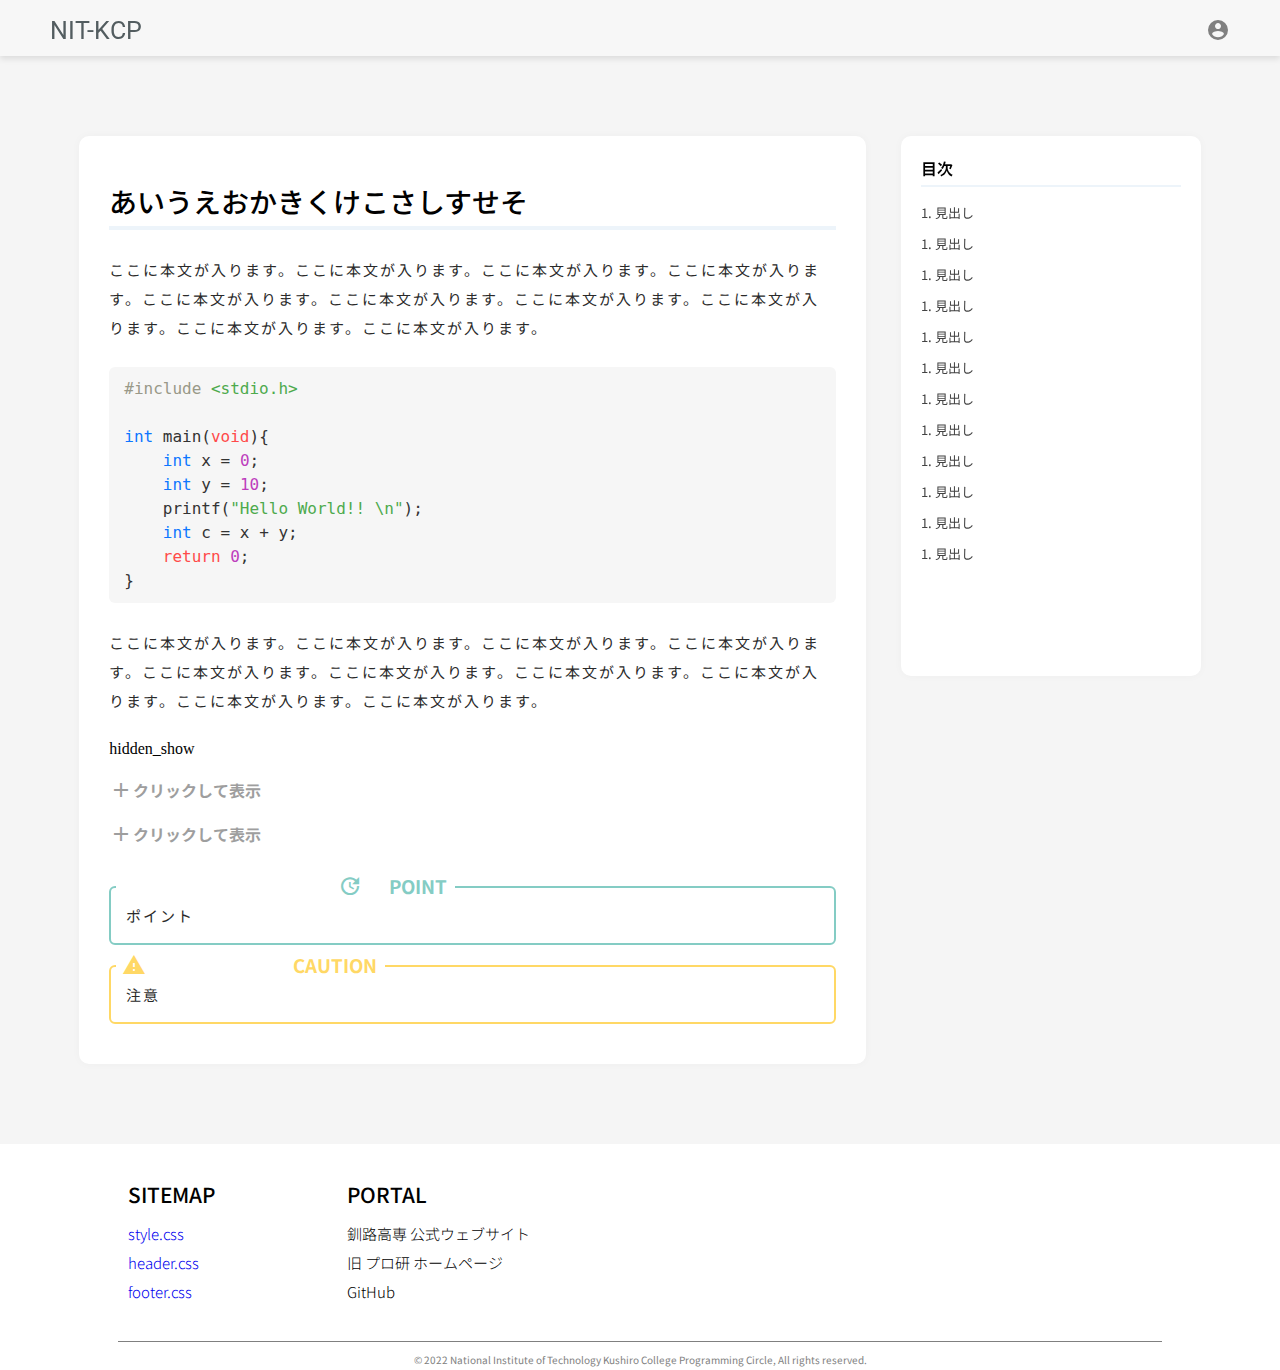
<file: web/clang1.html>
<!DOCTYPE html>
<html lang="ja">
<head>
    <meta charset="UTF-8">
    <meta name="viewport" content="width=device-width, user-scalable=yes, maximum-scale=2">
    <!-- css -->
    <link rel="stylesheet" href="css/header.css">
    <link rel="stylesheet" href="css/footer.css">
    <link rel="stylesheet" href="css/style.css">
	<link rel="stylesheet" href="css/github.css">

    <!-- Google fonts -->
    <link href="https://fonts.googleapis.com/css2?family=Noto+Sans+JP:wght@100;300;400;500;600&display=swap" rel="stylesheet">
    <link href="https://fonts.googleapis.com/css2?family=Roboto:wght@300;400;500;600&display=swap" rel="stylesheet">
    <link href="https://fonts.googleapis.com/css2?family=Montserrat:wght@600;700&display=swap" rel="stylesheet">
    <link href="https://fonts.googleapis.com/icon?family=Material+Icons" rel="stylesheet">

    <!-- Java Script -->
    <script src="js/headerNavi.js"></script>
    <script src="prettify/prettify.js"></script>
    <!-- <script src="prettify/lang-cl.js"></script> -->

    <title>第1回 C言語講習会</title>
</head>
<body onload="PR.prettyPrint()">
    <div id="header_set">
        <header id="header">
            <h1 id="header_logo"><a href="/">NIT-KCP</a></h1>
            <nav id="global_navi">
                <ul>
                    <!-- <li><a href="login_form.php">ログイン</a></li> -->
                    <li><label for="menu" id="open"><i class="material-icons">account_circle</i></label></li>
                </ul>
            </nav>
        </header>
        <!-- account_menuの表示可否のcheckbox -->
        <input id="menu" type="checkbox">
        <!-- account_menu -->
        <div id="account_menu">
            <nav>
                <ul>
                    <li class="account_name"><p>hogehogeさん</p></li>
                    <li class="select">
                        <a>
                            <i class="material-icons">person_add</i>
                            アカウントの追加
                        </a>
                    </li>
                    <li class="select">
                        <a>
                            <i class="material-icons">key</i>
                            パスワード変更
                        </a>
                    </li>
                    <li class="logout select">
                        <a>
                            <i class="material-icons">logout</i>
                            ログアウト
                        </a>
                    </li>
                </ul>
            </nav>
        </div>
        <!-- /account_menu -->
    </div>

    <div id="main_visual">
        
    </div>

    <div id="wrapper">
        <!-- main -->
        <main>
            <h1>あいうえおかきくけこさしすせそ</h1>
            <!-- <div class="iframe_box">
                <iframe width="560" height="315" src="https://www.youtube.com/embed/PXI6wFOKKtM" title="YouTube video player" frameborder="0" allow="accelerometer; autoplay; clipboard-write; encrypted-media; gyroscope; picture-in-picture" allowfullscreen></iframe>
            </div> -->
            <div class="text_box">
			    <p>ここに本文が入ります。ここに本文が入ります。ここに本文が入ります。ここに本文が入ります。ここに本文が入ります。ここに本文が入ります。ここに本文が入ります。ここに本文が入ります。ここに本文が入ります。ここに本文が入ります。</p>
            </div>
<pre class="prettyprint lang-c">
#include &lt;stdio.h&gt;
 
int main(void){
    int x = 0;
    int y = 10;
    printf("Hello World!! \n");
    int c = x + y;
    return 0;
}</pre>     
            <div class="text_box">
			    <p>ここに本文が入ります。ここに本文が入ります。ここに本文が入ります。ここに本文が入ります。ここに本文が入ります。ここに本文が入ります。ここに本文が入ります。ここに本文が入ります。ここに本文が入ります。ここに本文が入ります。</p>
            </div>hidden_show
            <div class="hidden_box">
                <label for="label1"><i class="material-icons">add</i>クリックして表示</label>
                <input type="checkbox" id="label1"/>
                <div class="hidden_show memo_box">
                    <!--非表示ここから-->     
                    <p>
                        <h3 class="memo_title"><i class="material-icons">edit</i>memo</h3>
                        Hello
                        ここに隠しメッセージを書きます。あああああああああああああああああああああああああああああああああああ
                        あああああああああああああああああああああああああああああああああああああああああああああああああああ
                        あああああああああああああああああああああああああああああああああああああああああああああああああああ
                        あああああああああああああああああああああああああああああああああああああああああああああああああああ
                        あああああああああああああああああああああああああああああああああああああああああああああああああああ
                        あああああああああああああああああああああああああああああああああああああああああああああああああああ
                        あああああああああああああああああああああああああああああああああああああああああああああああああああ
                        あああああああああああああああああああああああああああああああああああああああああああああああああああ
                        あああああああああああああああああああああああああああああああああああああああああああああああああああ
                        あああああああああああああああああああああああああああああああああああああああああああああああああああ
                    </p>
                    <!--ここまで-->
                </div>
            </div>

            <div class="hidden_box">
                <label for="label2"><i class="material-icons">add</i>クリックして表示</label>
                <input type="checkbox" id="label2"/>
                    <!--非表示ここから-->
<pre class="hidden_show prettyprint lang-c">
#include &lt;stdio.h&gt;
                    
int main(void){
    int x = 0;
    int y = 10;
    printf("Hello World!! dhfja jhafk jhafkjdhf jhadfkjhsdakf \n");
    int c = x + y;
    return 0;
}</pre>       
                    <!--ここまで-->
            </div>

            <div class="tips_box">
                <div class="tips_title"><i class="material-icons">tips_and_updates</i><h3>POINT</h3></div>
                <p>ポイント</p>
            </div>

            <div class="caution_box">
                <div class="caution_title"><i class="material-icons">warning_amber</i><h3>CAUTION</h3></div>
                <p>注意</p>
            </div> 
        </main>
        <!-- /main -->

        <!-- aside -->
        <aside>
            <div id="widget">
                <p id="side_menu">目次</p>
                <ul>
                   <li><a href="#heading1">1. 見出し</a></li>
                   <li><a href="#heading1">1. 見出し</a></li>
                   <li><a href="#heading1">1. 見出し</a></li>
                   <li><a href="#heading1">1. 見出し</a></li>
                   <li><a href="#heading1">1. 見出し</a></li>
                   <li><a href="#heading1">1. 見出し</a></li>
                   <li><a href="#heading1">1. 見出し</a></li>
                   <li><a href="#heading1">1. 見出し</a></li>
                   <li><a href="#heading1">1. 見出し</a></li>
                   <li><a href="#heading1">1. 見出し</a></li>
                   <li><a href="#heading1">1. 見出し</a></li>
                   <li><a href="#heading1">1. 見出し</a></li>
                </ul>
             </div>
        </aside>
        <!-- /aside -->
    </div>

    <footer>
        <div id="footer_menu">
            <div id="footer_navi">
                <h3>SITEMAP</h3>
                <ul>
                    <li><a href="css/style.css">style.css</a></li>
                    <li><a href="css/header.css">header.css</a></li>
                    <li><a href="css/footer.css">footer.css</a></li>
                </ul>
            </div>
    
            <div id="footer_portal">
                <h3>PORTAL</h3>
                <ul>
                    <li><a href="https://www.kushiro-ct.ac.jp">釧路高専 公式ウェブサイト</a></li>
                    <li><a href="https://sites.google.com/view/kpc-nitkc/home?authuser=4">旧 プロ研 ホームページ</a></li>
                    <li><a href="https://github.co.jp">GitHub</a></li>
                </ul>
            </div>
        </div>
    
        <div id="cmark">&copy; 2022 National Institute of Technology Kushiro College Programming Circle, All rights reserved. </div>
    </footer>

</body>
</html>
</file>
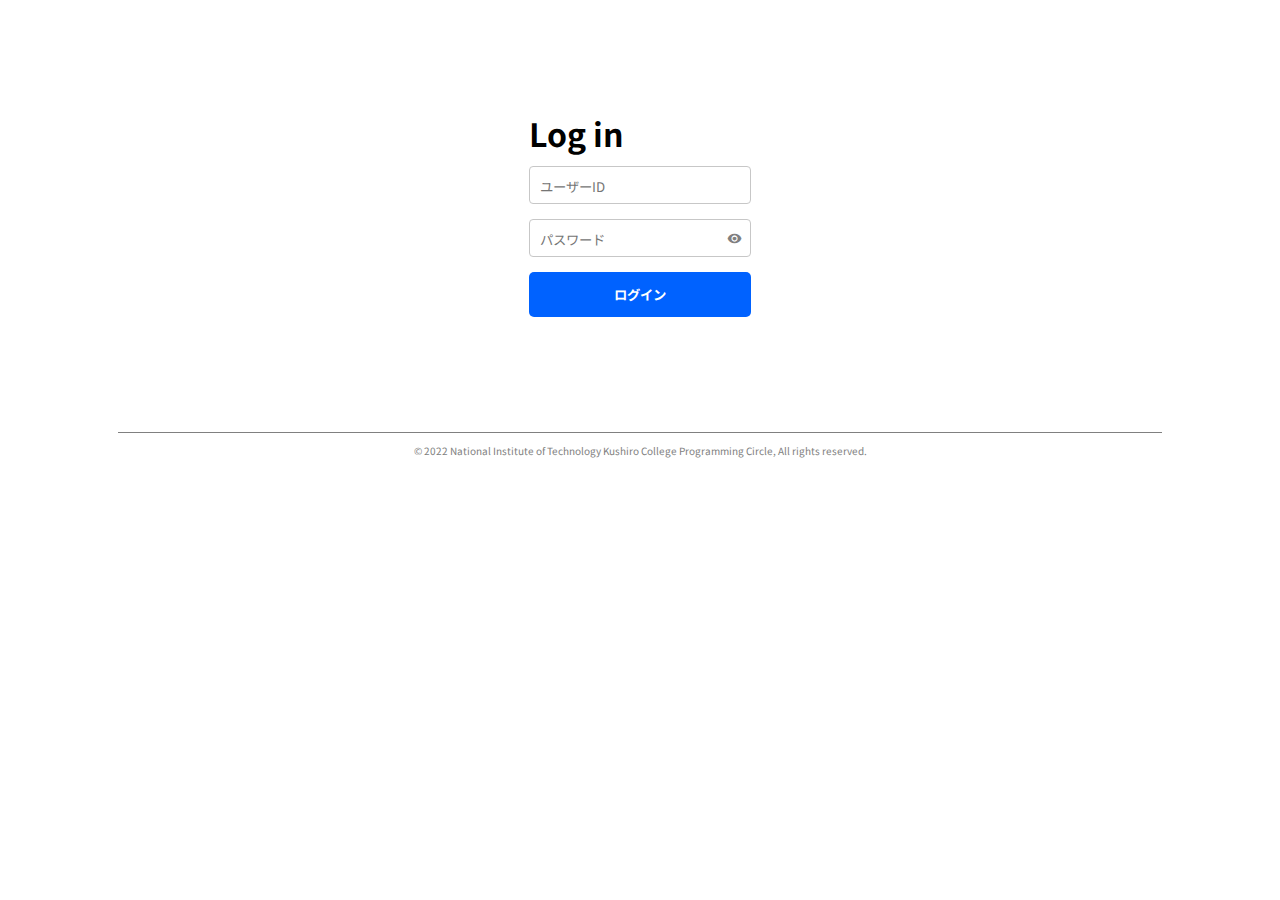
<file: web/login_form.html>
<!DOCTYPE html>
<html lang="ja">
<head>
    <meta charset="UTF-8">
    <meta name="viewport" content="width=device-width, user-scalable=yes, maximum-scale=2">
    <!-- css -->
    <link rel="stylesheet" href="css/login_form.css">
    <link rel="stylesheet" href="css/footer.css">
    <!-- Google fonts -->
    <link href="https://fonts.googleapis.com/css2?family=Noto+Sans+JP:wght@100;300;400;500;600&display=swap" rel="stylesheet">
    <link href="https://fonts.googleapis.com/css2?family=Roboto:wght@300;400;500;600&display=swap" rel="stylesheet">
    <link href="https://fonts.googleapis.com/css2?family=Montserrat:wght@600;700&display=swap" rel="stylesheet">
    <link href="https://fonts.googleapis.com/icon?family=Material+Icons" rel="stylesheet">

    <title>ログイン</title>
</head>
<body>
    <form action="login.php" method="post">
        <h1>Log in</h1>
        <div class="input_field">
            <!-- <label>USER ID:</label> -->
            <!-- <i class="material-icons">person</i> -->
            <input type="text" name="userid" placeholder="ユーザーID" required>
        </div>
        <div class="input_field">
            <!-- <label>PASSWORD:</label> -->
            <!-- <i class="material-icons">lock</i> -->
            <input type="password" name="passwd" placeholder="パスワード" required>
            <i id="pass_eye" class="material-icons">visibility</i>
        </div>
        <div class="button_field">
            <input type="submit" value="ログイン">
        </div>
        
    </form>
    
    <footer>
        <div id="cmark">&copy; 2022 National Institute of Technology Kushiro College Programming Circle, All rights reserved. </div>
    </footer>

    <!-- Java Script -->
    <script src="js/headerNavi.js"></script>
</body>
</html>
</file>
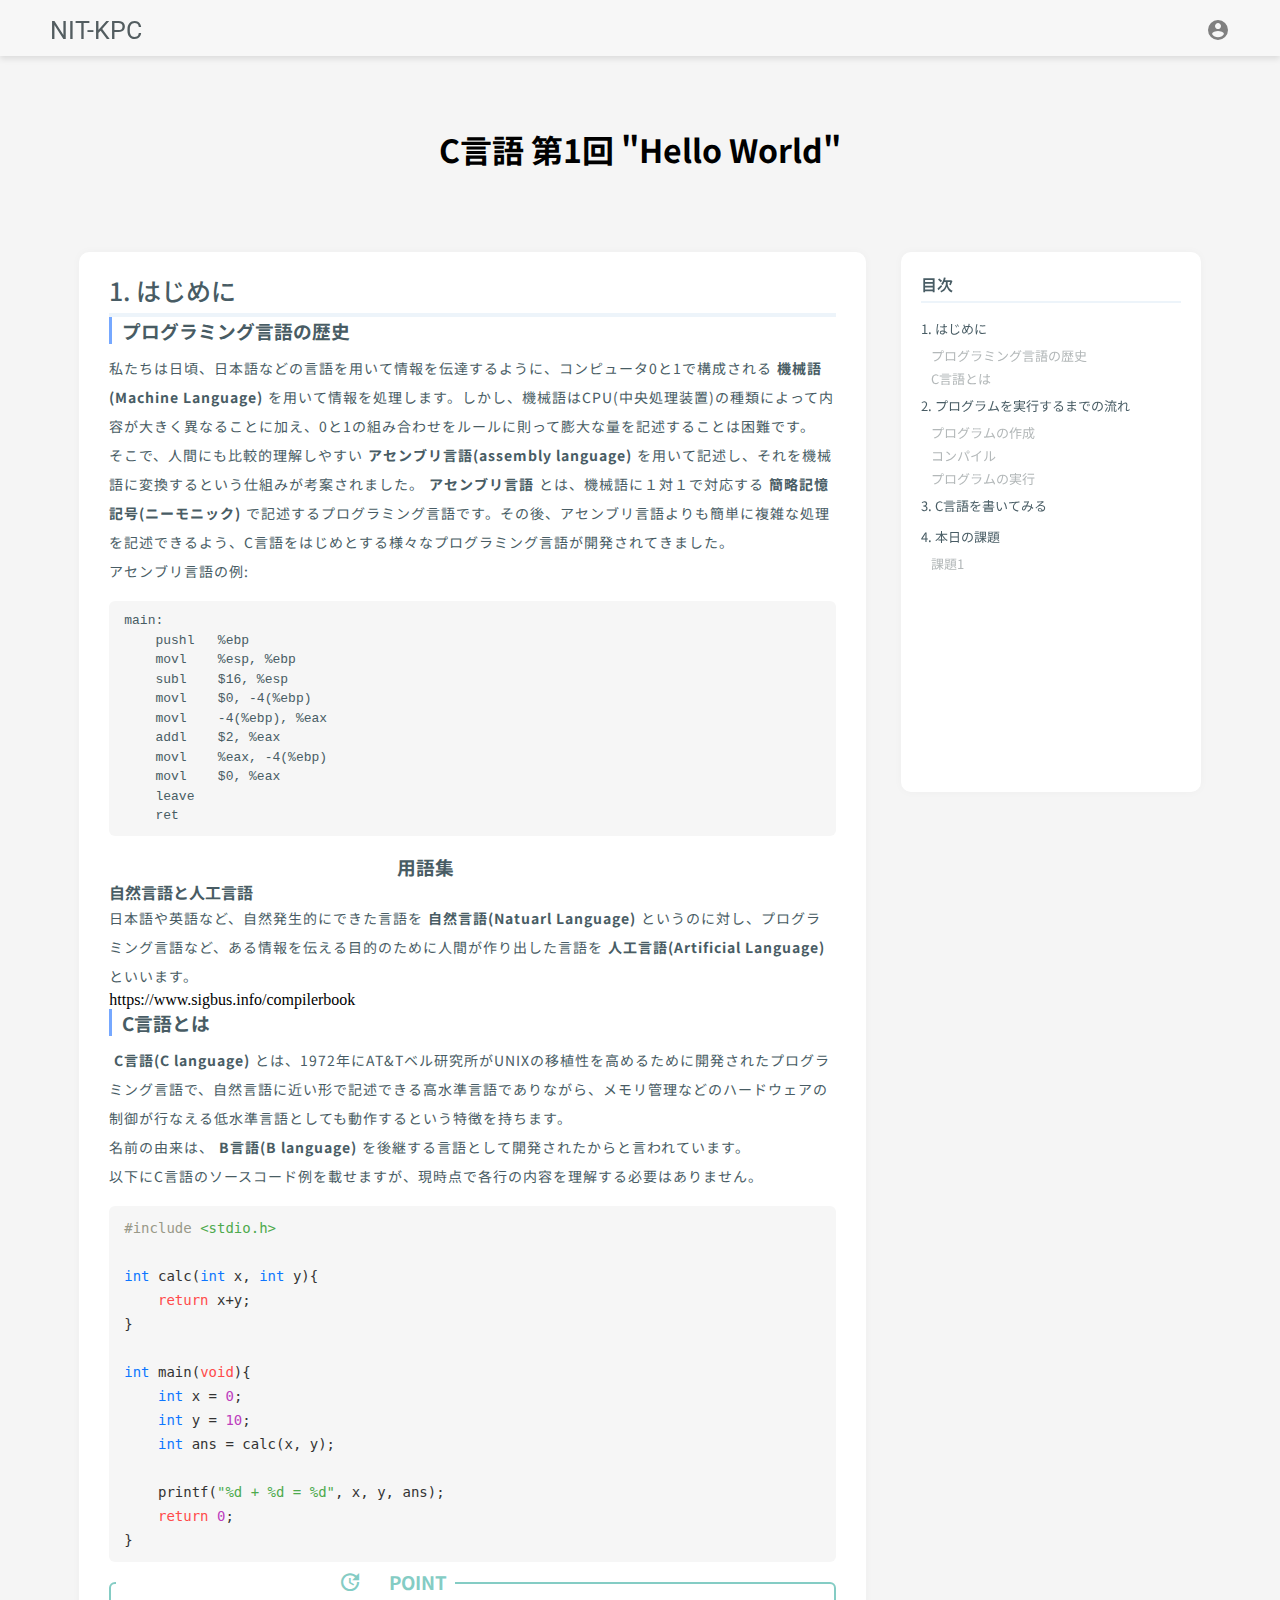
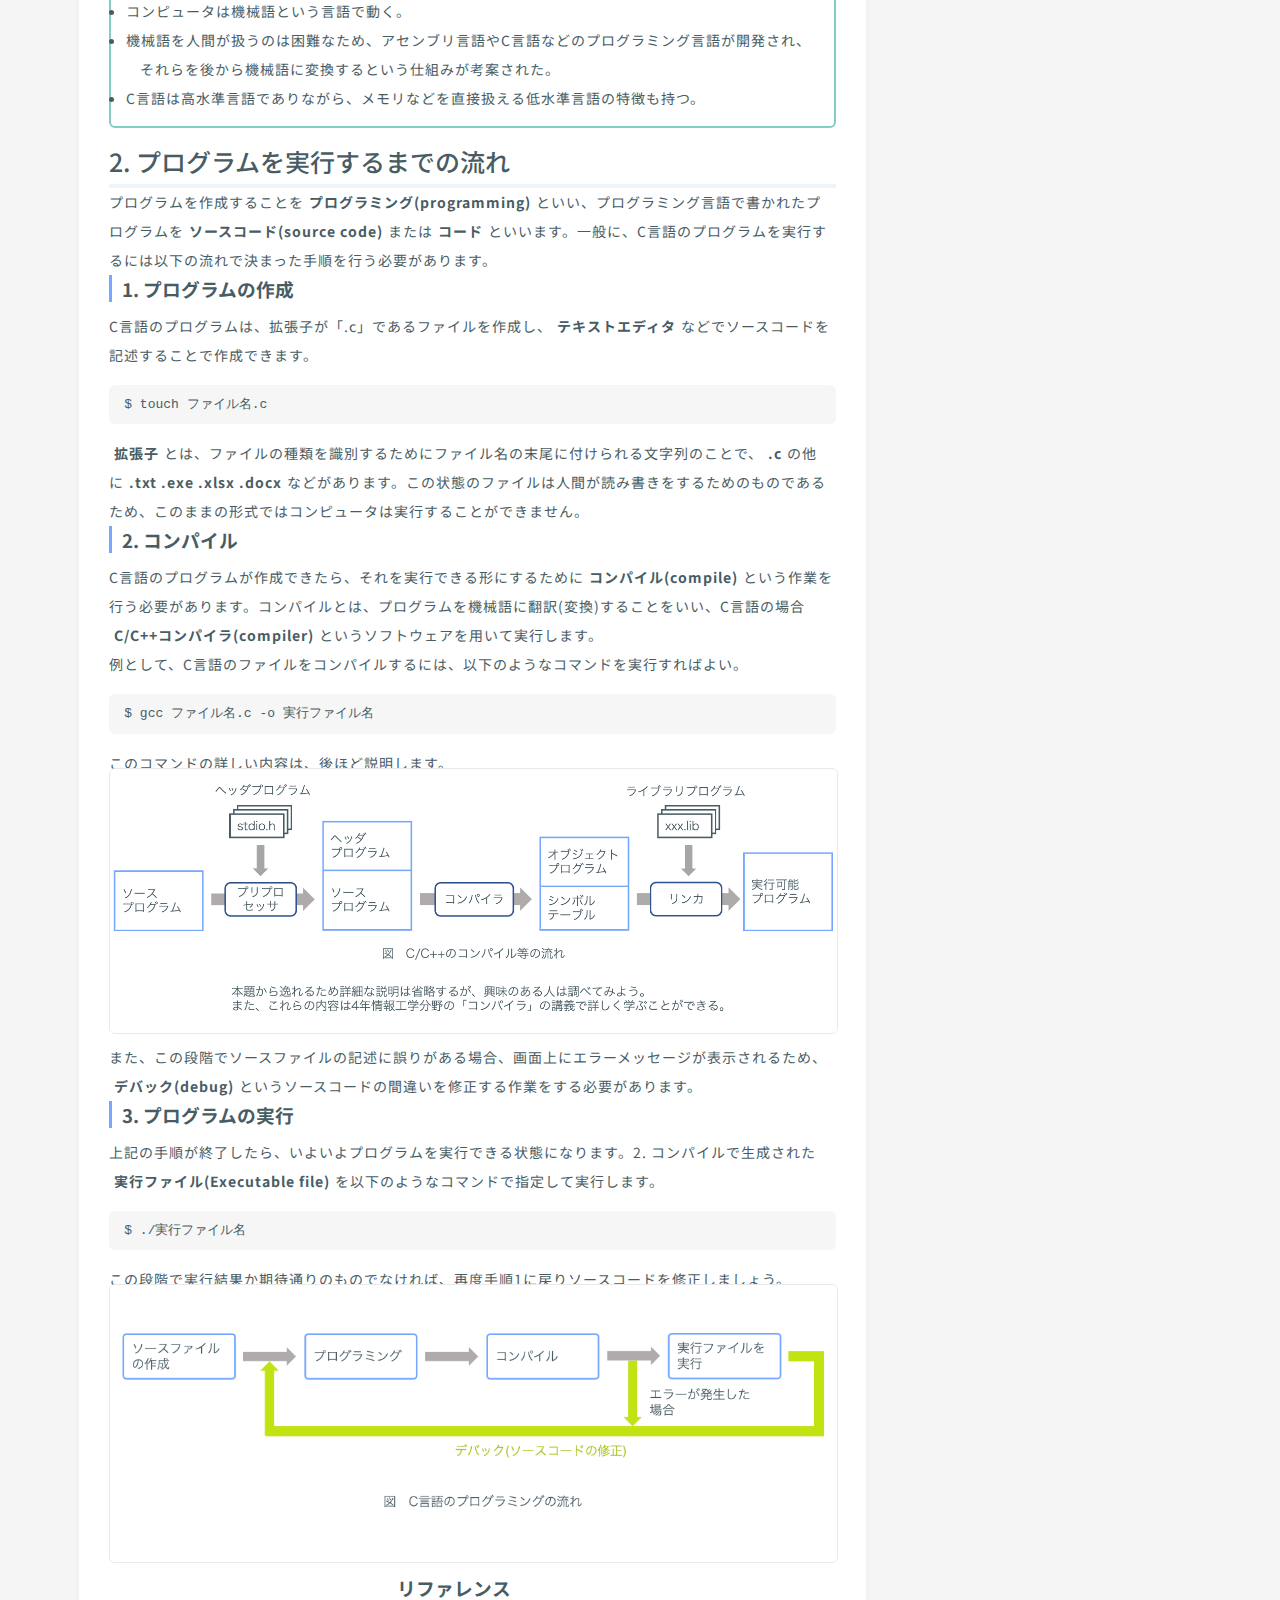
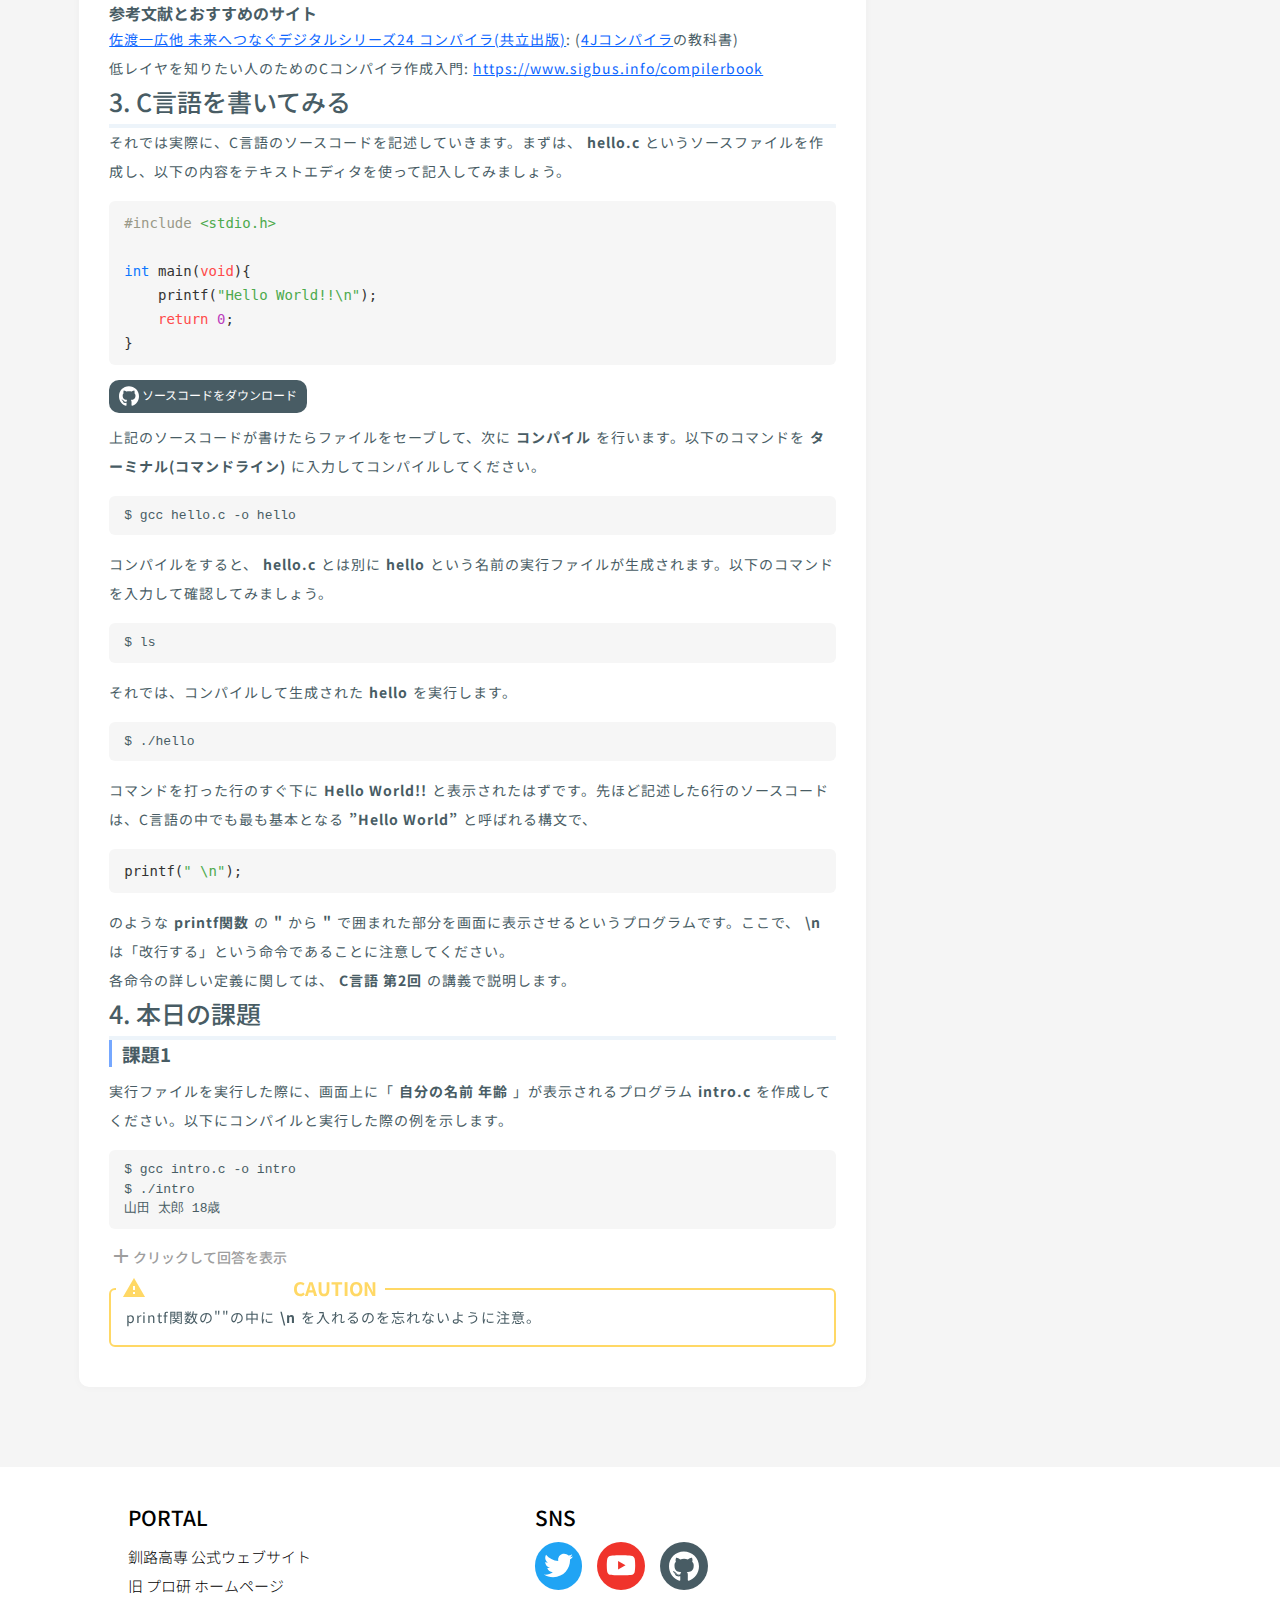
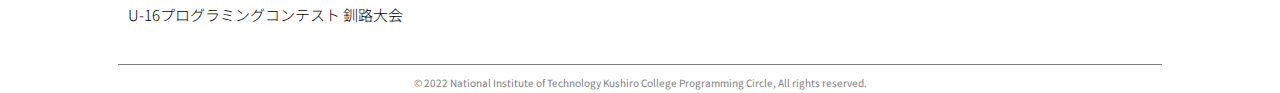
<file: web/c/lecture1.html>
<!DOCTYPE html>
<html lang="ja">
<head>
    <meta charset="UTF-8">
    <meta name="viewport" content="width=device-width, user-scalable=yes, maximum-scale=2">
    <!-- css -->
    <link rel="stylesheet" href="../css/header.css">
    <link rel="stylesheet" href="../css/footer.css">
    <link rel="stylesheet" href="../css/lecture/style.css">
	<link rel="stylesheet" href="../css/github.css">

    <!-- Google fonts -->
    <link href="https://fonts.googleapis.com/css2?family=Noto+Sans+JP:wght@100;300;400;500;600&display=swap" rel="stylesheet">
    <link href="https://fonts.googleapis.com/css2?family=Roboto:wght@300;400;500;600&display=swap" rel="stylesheet">
    <link href="https://fonts.googleapis.com/css2?family=Montserrat:wght@600;700&display=swap" rel="stylesheet">
    <link href="https://fonts.googleapis.com/icon?family=Material+Icons" rel="stylesheet">

    <!-- Java Script -->
    <script src="../js/headerNavi.js"></script>
    <script src="../prettify/prettify.js"></script>

    <title>C言語 第1回</title>
</head>
<body onload="PR.prettyPrint()">
    <div id="header_set">
        <header id="header">
            <h1 id="header_logo"><a href="/">NIT-KPC</a></h1>
            <nav id="global_navi">
                <ul>
                    <!-- <li><a href="login_form.php">ログイン</a></li> -->
                    <li><label for="menu" id="open"><i class="material-icons">account_circle</i></label></li>
                </ul>
            </nav>
        </header>
        <!-- account_menuの表示可否のcheckbox -->
        <input id="menu" type="checkbox">
        <!-- account_menu -->
        <div id="account_menu">
            <nav>
                <ul>
                    <li class="account_name"><p>hogehogeさん</p></li>
                    <li class="select">
                        <a>
                            <i class="material-icons">person_add</i>
                            アカウントの追加
                        </a>
                    </li>
                    <li class="select">
                        <a>
                            <i class="material-icons">key</i>
                            パスワード変更
                        </a>
                    </li>
                    <li class="logout select">
                        <a>
                            <i class="material-icons">logout</i>
                            ログアウト
                        </a>
                    </li>
                </ul>
            </nav>
        </div>
        <!-- /account_menu -->
    </div>
    

    <div id="main_visual">
        <h1>C言語 第1回 "Hello World"</h1>
    </div>

    <div id="wrapper">
        <!-- main -->
        <main>
            <h1 id="heading1">1. はじめに</h1>
            <div class="text_box">
                <h3 id="sub_heading1" class="sub_heading">プログラミング言語の歴史</h3>
                <p>私たちは日頃、日本語などの言語を用いて情報を伝達するように、コンピュータ0と1で構成される<span class="bold">機械語(Machine Language)</span>を用いて情報を処理します。しかし、機械語はCPU(中央処理装置)の種類によって内容が大きく異なることに加え、0と1の組み合わせをルールに則って膨大な量を記述することは困難です。<br>そこで、人間にも比較的理解しやすい<span class="bold">アセンブリ言語(assembly language)</span>を用いて記述し、それを機械語に変換するという仕組みが考案されました。<span class="bold">アセンブリ言語</span>とは、機械語に１対１で対応する<span class="bold">簡略記憶記号(ニーモニック)</span>で記述するプログラミング言語です。その後、アセンブリ言語よりも簡単に複雑な処理を記述できるよう、C言語をはじめとする様々なプログラミング言語が開発されてきました。<br>アセンブリ言語の例:</p>
<pre>
main:
    pushl   %ebp
    movl    %esp, %ebp 
    subl    $16, %esp
    movl    $0, -4(%ebp) 
    movl    -4(%ebp), %eax 
    addl    $2, %eax
    movl    %eax, -4(%ebp) 
    movl    $0, %eax
    leave
    ret
</pre>  
            </div>
            <div class="glossary">
                <h3 class="glossary_title"><i class="material-icons">auto_stories</i>用語集</h3>
                <div class="text_box last_box">
                    <h4>自然言語と人工言語</h4>
                    <p>日本語や英語など、自然発生的にできた言語を<span class="bold">自然言語(Natuarl Language)</span>というのに対し、プログラミング言語など、ある情報を伝える目的のために人間が作り出した言語を<span class="bold">人工言語(Artificial Language)</span>といいます。</p>
                    https://www.sigbus.info/compilerbook
                </div>
            </div>
            <div class="text_box">
                <h3 id="sub_heading2" class="sub_heading">C言語とは</h3>
                <p><span class="bold">C言語(C language)</span>とは、1972年にAT&Tベル研究所がUNIXの移植性を高めるために開発されたプログラミング言語で、自然言語に近い形で記述できる高水準言語でありながら、メモリ管理などのハードウェアの制御が行なえる低水準言語としても動作するという特徴を持ちます。<br>名前の由来は、<span class="bold">B言語(B language)</span>を後継する言語として開発されたからと言われています。<br>以下にC言語のソースコード例を載せますが、現時点で各行の内容を理解する必要はありません。</p>
<pre class="prettyprint lang-c">
#include &lt;stdio.h&gt;

int calc(int x, int y){
    return x+y;
}
 
int main(void){
    int x = 0;
    int y = 10;
    int ans = calc(x, y);

    printf("%d + %d = %d", x, y, ans);
    return 0;
}
</pre>      
            </div>
            <div class="tips_box">
                <div class="tips_title"><i class="material-icons">tips_and_updates</i><h3>POINT</h3></div>
                <li>コンピュータは機械語という言語で動く。</li>
                <li>機械語を人間が扱うのは困難なため、アセンブリ言語やC言語などのプログラミング言語が開発され、それらを後から機械語に変換するという仕組みが考案された。</li>
                <li>C言語は高水準言語でありながら、メモリなどを直接扱える低水準言語の特徴も持つ。</li>
            </div>

            <h1 id="heading2">2. プログラムを実行するまでの流れ</h1>
            <div class="text_box">
                <p>プログラムを作成することを<span class="bold">プログラミング(programming)</span>といい、プログラミング言語で書かれたプログラムを<span class="bold">ソースコード(source code)</span>または<span class="bold">コード</span>といいます。一般に、C言語のプログラムを実行するには以下の流れで決まった手順を行う必要があります。</p>
            </div>
            <div class="text_box">
                <h3 id="sub_heading3" class="sub_heading">1. プログラムの作成</h3>
                <p>C言語のプログラムは、拡張子が「.c」であるファイルを作成し、<span class="bold">テキストエディタ</span>などでソースコードを記述することで作成できます。</p>
                <pre>$ touch ファイル名.c</pre>
                <p><span class="bold">拡張子</span>とは、ファイルの種類を識別するためにファイル名の末尾に付けられる文字列のことで、<span class="bold">.c</span>の他に<span class="bold">.txt .exe .xlsx .docx</span>などがあります。この状態のファイルは人間が読み書きをするためのものであるため、このままの形式ではコンピュータは実行することができません。</p>
            </div>
            <div class="text_box">
                <h3 id="sub_heading4" class="sub_heading">2. コンパイル</h3>
                <p>C言語のプログラムが作成できたら、それを実行できる形にするために<span class="bold">コンパイル(compile)</span>という作業を行う必要があります。コンパイルとは、プログラムを機械語に翻訳(変換)することをいい、C言語の場合<span class="bold">C/C++コンパイラ(compiler)</span>というソフトウェアを用いて実行します。<br>例として、C言語のファイルをコンパイルするには、以下のようなコマンドを実行すればよい。</p>
                <pre>$ gcc ファイル名.c -o 実行ファイル名</pre>
                <p>このコマンドの詳しい内容は、後ほど説明します。</p>
                <img src="../img/c/lecture1/compiler.png">
                <p>また、この段階でソースファイルの記述に誤りがある場合、画面上にエラーメッセージが表示されるため、<span class="bold">デバック(debug)</span>というソースコードの間違いを修正する作業をする必要があります。</p>
            </div> 
            <div class="text_box">
                <h3 id="sub_heading5" class="sub_heading">3. プログラムの実行</h3>
                <p>上記の手順が終了したら、いよいよプログラムを実行できる状態になります。2. コンパイルで生成された<span class="bold">実行ファイル(Executable file)</span>を以下のようなコマンドで指定して実行します。</p>
                <pre>$ ./実行ファイル名</pre>
                <p>この段階で実行結果か期待通りのものでなければ、再度手順1に戻りソースコードを修正しましょう。</p>
            </div>
            <img src="../img/c/lecture1/programming.png">
            <div class="glossary">
                <h3 class="glossary_title"><i class="material-icons">auto_stories</i>リファレンス</h3>
                <div class="text_box last_box">
                    <h4>参考文献とおすすめのサイト</h4>
                    <p><a href="https://www.amazon.co.jp/コンパイラ-未来へつなぐ-デジタルシリーズ-24-佐渡/dp/4320123441">佐渡一広他 未来へつなぐデジタルシリーズ24 コンパイラ(共立出版)</a>: (<a href="https://syllabus.kosen-k.go.jp/Pages/PublicSyllabus?school_id=03&department_id=11&subject_id=0070&year=2019&lang=ja">4Jコンパイラ</a>の教科書)</p>
                    <p>低レイヤを知りたい人のためのCコンパイラ作成入門: <a href="https://www.sigbus.info/compilerbook">https://www.sigbus.info/compilerbook</a></p>
                </div>
            </div>

            <h1 id="heading3">3. C言語を書いてみる</h1>
            <div class="text_box">
                <p>それでは実際に、C言語のソースコードを記述していきます。まずは、<span class="bold">hello.c</span>というソースファイルを作成し、以下の内容をテキストエディタを使って記入してみましょう。</p>
<pre class="prettyprint lang-c">
#include &lt;stdio.h&gt;
    
int main(void){
    printf("Hello World!!\n");
    return 0;
}
</pre>
                <div class="git_link">
                    <a href="https://github.com/Tomopu/cLang/blob/main/lecture1/hello.c">
                        <svg xmlns="http://www.w3.org/2000/svg" viewBox="0 0 496 512"><!--! Font Awesome Pro 6.1.1 by @fontawesome - https://fontawesome.com License - https://fontawesome.com/license (Commercial License) Copyright 2022 Fonticons, Inc. --><path d="M165.9 397.4c0 2-2.3 3.6-5.2 3.6-3.3.3-5.6-1.3-5.6-3.6 0-2 2.3-3.6 5.2-3.6 3-.3 5.6 1.3 5.6 3.6zm-31.1-4.5c-.7 2 1.3 4.3 4.3 4.9 2.6 1 5.6 0 6.2-2s-1.3-4.3-4.3-5.2c-2.6-.7-5.5.3-6.2 2.3zm44.2-1.7c-2.9.7-4.9 2.6-4.6 4.9.3 2 2.9 3.3 5.9 2.6 2.9-.7 4.9-2.6 4.6-4.6-.3-1.9-3-3.2-5.9-2.9zM244.8 8C106.1 8 0 113.3 0 252c0 110.9 69.8 205.8 169.5 239.2 12.8 2.3 17.3-5.6 17.3-12.1 0-6.2-.3-40.4-.3-61.4 0 0-70 15-84.7-29.8 0 0-11.4-29.1-27.8-36.6 0 0-22.9-15.7 1.6-15.4 0 0 24.9 2 38.6 25.8 21.9 38.6 58.6 27.5 72.9 20.9 2.3-16 8.8-27.1 16-33.7-55.9-6.2-112.3-14.3-112.3-110.5 0-27.5 7.6-41.3 23.6-58.9-2.6-6.5-11.1-33.3 2.6-67.9 20.9-6.5 69 27 69 27 20-5.6 41.5-8.5 62.8-8.5s42.8 2.9 62.8 8.5c0 0 48.1-33.6 69-27 13.7 34.7 5.2 61.4 2.6 67.9 16 17.7 25.8 31.5 25.8 58.9 0 96.5-58.9 104.2-114.8 110.5 9.2 7.9 17 22.9 17 46.4 0 33.7-.3 75.4-.3 83.6 0 6.5 4.6 14.4 17.3 12.1C428.2 457.8 496 362.9 496 252 496 113.3 383.5 8 244.8 8zM97.2 352.9c-1.3 1-1 3.3.7 5.2 1.6 1.6 3.9 2.3 5.2 1 1.3-1 1-3.3-.7-5.2-1.6-1.6-3.9-2.3-5.2-1zm-10.8-8.1c-.7 1.3.3 2.9 2.3 3.9 1.6 1 3.6.7 4.3-.7.7-1.3-.3-2.9-2.3-3.9-2-.6-3.6-.3-4.3.7zm32.4 35.6c-1.6 1.3-1 4.3 1.3 6.2 2.3 2.3 5.2 2.6 6.5 1 1.3-1.3.7-4.3-1.3-6.2-2.2-2.3-5.2-2.6-6.5-1zm-11.4-14.7c-1.6 1-1.6 3.6 0 5.9 1.6 2.3 4.3 3.3 5.6 2.3 1.6-1.3 1.6-3.9 0-6.2-1.4-2.3-4-3.3-5.6-2z"/></svg>
                        ソースコードをダウンロード
                    </a>
                </div>
                <p>上記のソースコードが書けたらファイルをセーブして、次に<span class="bold">コンパイル</span>を行います。以下のコマンドを<span class="bold">ターミナル(コマンドライン)</span>に入力してコンパイルしてください。</p>
                <pre>$ gcc hello.c -o hello</pre>
                <p>コンパイルをすると、<span class="bold">hello.c</span>とは別に<span class="bold">hello</span>という名前の実行ファイルが生成されます。以下のコマンドを入力して確認してみましょう。</p>
                <pre>$ ls</pre>
                <p>それでは、コンパイルして生成された<span class="bold">hello</span>を実行します。</p>
                <pre>$ ./hello</pre>
                <p>コマンドを打った行のすぐ下に<span class="bold">Hello World!!</span>と表示されたはずです。先ほど記述した6行のソースコードは、C言語の中でも最も基本となる<span class="bold">”Hello World”</span>と呼ばれる構文で、</p>
                <pre class="prettyprint lang-c">printf(" \n");</pre>
                <p>のような<span class="bold">printf関数</span>の<span class="bold">"</span>から<span class="bold">"</span>で囲まれた部分を画面に表示させるというプログラムです。ここで、<span class="bold">\n</span>は「改行する」という命令であることに注意してください。<br>各命令の詳しい定義に関しては、<span class="bold">C言語 第2回</span>の講義で説明します。</p>
            </div>
            
            <h1 id="heading4">4. 本日の課題</h1>
            <div class="text_box">
                <h3 id="sub_heading6" class="sub_heading">課題1</h3>
                <p>実行ファイルを実行した際に、画面上に「<span class="bold">自分の名前 年齢</span>」が表示されるプログラム<span class="bold">intro.c</span>を作成してください。以下にコンパイルと実行した際の例を示します。</p>
<pre>
$ gcc intro.c -o intro
$ ./intro
山田 太郎 18歳
</pre>
                <div class="hidden_box">
                    <label for="label2"><i class="material-icons">add</i>クリックして回答を表示</label>
                    <input type="checkbox" id="label2"/>
                    <!--非表示ここから-->
                    <div class="hidden_show">
<pre class="prettyprint lang-c">
#include &lt;stdio.h&gt;
                                    
int main(void){
    printf("山田 太郎 18歳\n");
    return 0;
}
</pre>
                        <div class="git_link">
                            <a href="https://github.com/Tomopu/cLang/blob/main/lecture1/kadai/intro.c">
                                <svg xmlns="http://www.w3.org/2000/svg" viewBox="0 0 496 512"><!--! Font Awesome Pro 6.1.1 by @fontawesome - https://fontawesome.com License - https://fontawesome.com/license (Commercial License) Copyright 2022 Fonticons, Inc. --><path d="M165.9 397.4c0 2-2.3 3.6-5.2 3.6-3.3.3-5.6-1.3-5.6-3.6 0-2 2.3-3.6 5.2-3.6 3-.3 5.6 1.3 5.6 3.6zm-31.1-4.5c-.7 2 1.3 4.3 4.3 4.9 2.6 1 5.6 0 6.2-2s-1.3-4.3-4.3-5.2c-2.6-.7-5.5.3-6.2 2.3zm44.2-1.7c-2.9.7-4.9 2.6-4.6 4.9.3 2 2.9 3.3 5.9 2.6 2.9-.7 4.9-2.6 4.6-4.6-.3-1.9-3-3.2-5.9-2.9zM244.8 8C106.1 8 0 113.3 0 252c0 110.9 69.8 205.8 169.5 239.2 12.8 2.3 17.3-5.6 17.3-12.1 0-6.2-.3-40.4-.3-61.4 0 0-70 15-84.7-29.8 0 0-11.4-29.1-27.8-36.6 0 0-22.9-15.7 1.6-15.4 0 0 24.9 2 38.6 25.8 21.9 38.6 58.6 27.5 72.9 20.9 2.3-16 8.8-27.1 16-33.7-55.9-6.2-112.3-14.3-112.3-110.5 0-27.5 7.6-41.3 23.6-58.9-2.6-6.5-11.1-33.3 2.6-67.9 20.9-6.5 69 27 69 27 20-5.6 41.5-8.5 62.8-8.5s42.8 2.9 62.8 8.5c0 0 48.1-33.6 69-27 13.7 34.7 5.2 61.4 2.6 67.9 16 17.7 25.8 31.5 25.8 58.9 0 96.5-58.9 104.2-114.8 110.5 9.2 7.9 17 22.9 17 46.4 0 33.7-.3 75.4-.3 83.6 0 6.5 4.6 14.4 17.3 12.1C428.2 457.8 496 362.9 496 252 496 113.3 383.5 8 244.8 8zM97.2 352.9c-1.3 1-1 3.3.7 5.2 1.6 1.6 3.9 2.3 5.2 1 1.3-1 1-3.3-.7-5.2-1.6-1.6-3.9-2.3-5.2-1zm-10.8-8.1c-.7 1.3.3 2.9 2.3 3.9 1.6 1 3.6.7 4.3-.7.7-1.3-.3-2.9-2.3-3.9-2-.6-3.6-.3-4.3.7zm32.4 35.6c-1.6 1.3-1 4.3 1.3 6.2 2.3 2.3 5.2 2.6 6.5 1 1.3-1.3.7-4.3-1.3-6.2-2.2-2.3-5.2-2.6-6.5-1zm-11.4-14.7c-1.6 1-1.6 3.6 0 5.9 1.6 2.3 4.3 3.3 5.6 2.3 1.6-1.3 1.6-3.9 0-6.2-1.4-2.3-4-3.3-5.6-2z"/></svg>
                                ソースコードをダウンロード
                            </a>
                        </div>
                    </div>
                    <!--ここまで-->
                </div>  
            </div>
            <div class="caution_box">
                <div class="caution_title"><i class="material-icons">warning_amber</i><h3>CAUTION</h3></div>
                <p>printf関数の""の中に<span class="bold">\n</span>を入れるのを忘れないように注意。</p>
            </div>
        </main>
        <!-- /main -->

        <!-- aside -->
        <aside>
            <div id="widget">
                <p id="side_menu">目次</p>
                <ul>
                   <li><a href="#heading1">1. はじめに</a></li>
                   <li class="list_indent"><a href="#sub_heading1">プログラミング言語の歴史</a></li>
                   <li class="list_indent"><a href="#sub_heading2">C言語とは</a></li>
                   <li><a href="#heading2">2. プログラムを実行するまでの流れ</a></li>
                   <li class="list_indent"><a href="#sub_heading3">プログラムの作成</a></li>
                   <li class="list_indent"><a href="#sub_heading4">コンパイル</a></li>
                   <li class="list_indent"><a href="#sub_heading5">プログラムの実行</a></li>
                   <li><a href="#heading3">3. C言語を書いてみる</a></li>
                   <li><a href="#heading4">4. 本日の課題</a></li>
                   <li class="list_indent"><a href="#sub_heading6">課題1</a></li>
                </ul>
             </div>
        </aside>
        <!-- /aside -->
    </div>

    <footer>
        <div id="footer_menu">
            <div id="footer_portal">
                <h3>PORTAL</h3>
                <ul>
                    <li><a href="https://www.kushiro-ct.ac.jp">釧路高専 公式ウェブサイト</a></li>
                    <li><a href="https://knct-kpc.github.io">旧 プロ研 ホームページ</a></li>
                    <li><a href="https://procon.946oss.net">U-16プログラミングコンテスト 釧路大会</a></li>
                </ul>
            </div>
            <div id="footer_navi">
                <h3>SNS</h3>
                <div class="flex_container">
                    <div class="twitter circle_button"><a href="https://twitter.com/nitkpc"><svg xmlns="http://www.w3.org/2000/svg" viewBox="0 0 512 512"><!--! Font Awesome Pro 6.1.1 by @fontawesome - https://fontawesome.com License - https://fontawesome.com/license (Commercial License) Copyright 2022 Fonticons, Inc. --><path d="M459.37 151.716c.325 4.548.325 9.097.325 13.645 0 138.72-105.583 298.558-298.558 298.558-59.452 0-114.68-17.219-161.137-47.106 8.447.974 16.568 1.299 25.34 1.299 49.055 0 94.213-16.568 130.274-44.832-46.132-.975-84.792-31.188-98.112-72.772 6.498.974 12.995 1.624 19.818 1.624 9.421 0 18.843-1.3 27.614-3.573-48.081-9.747-84.143-51.98-84.143-102.985v-1.299c13.969 7.797 30.214 12.67 47.431 13.319-28.264-18.843-46.781-51.005-46.781-87.391 0-19.492 5.197-37.36 14.294-52.954 51.655 63.675 129.3 105.258 216.365 109.807-1.624-7.797-2.599-15.918-2.599-24.04 0-57.828 46.782-104.934 104.934-104.934 30.213 0 57.502 12.67 76.67 33.137 23.715-4.548 46.456-13.32 66.599-25.34-7.798 24.366-24.366 44.833-46.132 57.827 21.117-2.273 41.584-8.122 60.426-16.243-14.292 20.791-32.161 39.308-52.628 54.253z"/></svg></a></div>
                    <div class="youtube circle_button"><a href="https://www.youtube.com/channel/UCUgpFxj_uPstprGl-Y6SC3w/featured"><svg xmlns="http://www.w3.org/2000/svg" viewBox="0 0 576 512"><!--! Font Awesome Pro 6.1.1 by @fontawesome - https://fontawesome.com License - https://fontawesome.com/license (Commercial License) Copyright 2022 Fonticons, Inc. --><path d="M549.655 124.083c-6.281-23.65-24.787-42.276-48.284-48.597C458.781 64 288 64 288 64S117.22 64 74.629 75.486c-23.497 6.322-42.003 24.947-48.284 48.597-11.412 42.867-11.412 132.305-11.412 132.305s0 89.438 11.412 132.305c6.281 23.65 24.787 41.5 48.284 47.821C117.22 448 288 448 288 448s170.78 0 213.371-11.486c23.497-6.321 42.003-24.171 48.284-47.821 11.412-42.867 11.412-132.305 11.412-132.305s0-89.438-11.412-132.305zm-317.51 213.508V175.185l142.739 81.205-142.739 81.201z"/></svg></a></div>
                    <div class="github circle_button"><a href="https://github.com/KNCT-KPC"><svg xmlns="http://www.w3.org/2000/svg" viewBox="0 0 496 512"><!--! Font Awesome Pro 6.1.1 by @fontawesome - https://fontawesome.com License - https://fontawesome.com/license (Commercial License) Copyright 2022 Fonticons, Inc. --><path d="M165.9 397.4c0 2-2.3 3.6-5.2 3.6-3.3.3-5.6-1.3-5.6-3.6 0-2 2.3-3.6 5.2-3.6 3-.3 5.6 1.3 5.6 3.6zm-31.1-4.5c-.7 2 1.3 4.3 4.3 4.9 2.6 1 5.6 0 6.2-2s-1.3-4.3-4.3-5.2c-2.6-.7-5.5.3-6.2 2.3zm44.2-1.7c-2.9.7-4.9 2.6-4.6 4.9.3 2 2.9 3.3 5.9 2.6 2.9-.7 4.9-2.6 4.6-4.6-.3-1.9-3-3.2-5.9-2.9zM244.8 8C106.1 8 0 113.3 0 252c0 110.9 69.8 205.8 169.5 239.2 12.8 2.3 17.3-5.6 17.3-12.1 0-6.2-.3-40.4-.3-61.4 0 0-70 15-84.7-29.8 0 0-11.4-29.1-27.8-36.6 0 0-22.9-15.7 1.6-15.4 0 0 24.9 2 38.6 25.8 21.9 38.6 58.6 27.5 72.9 20.9 2.3-16 8.8-27.1 16-33.7-55.9-6.2-112.3-14.3-112.3-110.5 0-27.5 7.6-41.3 23.6-58.9-2.6-6.5-11.1-33.3 2.6-67.9 20.9-6.5 69 27 69 27 20-5.6 41.5-8.5 62.8-8.5s42.8 2.9 62.8 8.5c0 0 48.1-33.6 69-27 13.7 34.7 5.2 61.4 2.6 67.9 16 17.7 25.8 31.5 25.8 58.9 0 96.5-58.9 104.2-114.8 110.5 9.2 7.9 17 22.9 17 46.4 0 33.7-.3 75.4-.3 83.6 0 6.5 4.6 14.4 17.3 12.1C428.2 457.8 496 362.9 496 252 496 113.3 383.5 8 244.8 8zM97.2 352.9c-1.3 1-1 3.3.7 5.2 1.6 1.6 3.9 2.3 5.2 1 1.3-1 1-3.3-.7-5.2-1.6-1.6-3.9-2.3-5.2-1zm-10.8-8.1c-.7 1.3.3 2.9 2.3 3.9 1.6 1 3.6.7 4.3-.7.7-1.3-.3-2.9-2.3-3.9-2-.6-3.6-.3-4.3.7zm32.4 35.6c-1.6 1.3-1 4.3 1.3 6.2 2.3 2.3 5.2 2.6 6.5 1 1.3-1.3.7-4.3-1.3-6.2-2.2-2.3-5.2-2.6-6.5-1zm-11.4-14.7c-1.6 1-1.6 3.6 0 5.9 1.6 2.3 4.3 3.3 5.6 2.3 1.6-1.3 1.6-3.9 0-6.2-1.4-2.3-4-3.3-5.6-2z"/></svg></a></div>
                </div>
            </div>
        </div>
    
        <div id="cmark">&copy; 2022 National Institute of Technology Kushiro College Programming Circle, All rights reserved. </div>
    </footer>

</body>
</html>
</file>
<file: web/css/header.css>
@charset "utf-8";

#header_set {
    position: fixed;    /*fixedで上部固定*/
    z-index: 999;       /* 最前面へ */
    top: 0;             /* 一番上に */
    width: 100%;
    /* 範囲選択できないようにする */
    -webkit-user-select: none;
    user-select: none;
}

/*　上に上がる動き　*/
#header_set.UpMove {
	animation: UpAnime 0.5s forwards;
}
@keyframes UpAnime {
    from {
        opacity: 1;
    	transform: translateY(0);
    }
    to {
        opacity: 0;
    	transform: translateY(-100px);
    }
}

/*　下に下がる動き　*/
#header_set.DownMove {
	animation: DownAnime 0.5s forwards;
}
@keyframes DownAnime {
    from {
    	opacity: 0;
    	transform: translateY(-100px);
    }
    to {
    	opacity: 1;
    	transform: translateY(0);
    }
}

/* 透明化 */
header.toClear {
    background-color: rgba(247,247,247,0);
    box-shadow: 0 3px 6px rgba(0,0,0,0);
}

/* 不透明化 */
header.toOpacity {
    /* 背景透かし 0.97 */
    background-color: rgba(247,247,247,0.97);
    box-shadow: 0 3px 6px rgba(0,0,0,0.1);
}

header {
    background-color: rgba(247,247,247,0.97);
    box-shadow: 0 3px 6px rgba(0,0,0,0.1);
    display: flex;  /* 横並び */
    align-items: center;
}

header a {
    text-decoration: none;
    font-family: 'Roboto', sans-serif;
    font-weight: 400;
    color: #535d60;
}

#header_logo {
    color: #4b4b4b;
    margin: 0 20px;
    padding: 5px 0;
    font-size: 20px;
}

#global_navi {
    margin: 0 20px 0 auto;
    right: 10px;
}

#global_navi ul li a {
    position: relative;
    font-size: 13px;
}

.login_button {
    color: white;
    background-color: #6fb7ff;
    border-radius: 6px;
    padding: 10px 30px;
    font-weight: 500;
}

.login_button:hover {
    background-color: #63a6e9;
}

header ul {
    list-style: none;
    margin: 0;
    display: flex;
}

header li {
    margin: 0 0 0 30px;
    font-size: 17px;
}

#open i {
    vertical-align: middle;
    color: gray;
}

#account_menu {
    width: 190px;
    color:#535d60;
    margin-top: 1px;
    padding-bottom: 10px;
    border-radius: 5px; /* 角を丸める */
    box-shadow: 0 3px 6px rgba(0,0,0,0.1);  /* 外枠の影 */

    /* 位置を絶対値指定に */
    position: absolute;
    right: -500px;

    background-color: white;
}

#account_menu i {
    vertical-align: middle;
    color: #acacac;
}

#account_menu ul {
    list-style: none;
}

#account_menu li {
    font-size: 13px;
    font-weight: 300;
}

#account_menu .select {
    padding: 15px 0 15px 25px;
}

#account_menu .select:hover {
    background-color: #e8f2fb;
}

.select a {
    text-decoration: none;
    color:#535d60;
}

#account_menu .account_name {
    padding: 15px 0 15px 0;
    text-align: center; /* テキストを中央揃え */
    font-weight: 800;
    border-bottom: solid 0.5px gainsboro;
}

#account_menu .logout {
    border-top: solid 0.5px gainsboro;
}

/* account_menuの設定 */
input[type="checkbox"] {
    position: absolute;
    left: -50vw;
}

input[type="checkbox"]:checked ~ #account_menu {
    right: 20px;
}


/* スマホよりも大きい画面 */
@media screen and (min-width: 760px) {
   
    #header_logo {
        margin: 0 50px;
        padding: 10px 0;
        font-size: 25px;
    }

    #global_navi {
        margin: 0 50px 0 auto;
    }
}

/* タブレットよりも大きい画面 */
@media screen and (min-width: 960px) {

}
</file>
<file: web/css/footer.css>
@charset "utf-8";

footer {
    font-family: 'Noto Sans JP', sans-serif;
    background-color: white;
    max-width: 100%;
    margin: 0;
    /* 選択できないようにする */
    user-select: none;
    -webkit-user-select: none;
}

footer ul {
    list-style: none;
}

footer li {
    font-size: 15px;
    font-weight: 300;
    padding: 4px 0;
}

footer h3 {
    font-weight: 500;
    padding-bottom: 10px;
}

footer a{
    text-decoration: none;
}

footer .flex_container {
    display: flex;
}

#footer_menu {
    padding-bottom: 35px;
}

#footer_navi, #footer_portal {
    padding-left: 10%;
    vertical-align:top;
}

#footer_navi {
    margin-top: 35px;
}

#footer_portal {
    padding-top: 35px;
}

#footer_portal a {
    color: black;
}

#footer_portal a:hover {
    border-bottom: 1px solid black;
}

#cmark {
    display: block;
    padding: 10px;
    border-top: 1px solid gray;
    width: 80%;
    font-size: 10px;
    text-align: center;
    margin: 0 auto;
    color: gray;
}

.circle_button {
    width: fit-content;
    padding: 9px 9px 8px 9px;
    margin-right: 15px;
    border-radius: 100px;
    cursor: pointer;
}

.github {
    background-color: #485c64;
}

.github:hover {
    background-color: #6a8691;
}

.github svg {
    width: 30px;
    fill: white;
    vertical-align: middle;
}

.twitter {
    background-color: #20a4f4;
}

.twitter:hover {
    background-color: #5ab8f3;
}

.twitter svg {
    width: 29px;
    fill: white;
    vertical-align: middle;
}

.youtube {
    background-color: #f0342c;
}

.youtube:hover {
    background-color: #f06560;
}

.youtube svg {
    width: 30px;
    fill: white;
    vertical-align: middle;
}

/* スマホよりも大きい画面 */
@media screen and (min-width: 760px) {
    footer li {
        font-size: 15px;
        font-weight: 300;
        padding: 4px 0;
    }

    footer h3 {
        font-weight: 500;
        font-size: 130%;
        padding-bottom: 10px;
    }

    #footer_menu {
        padding-bottom: 35px;
    }

    #footer_navi, #footer_portal {
        padding-left: 10%;
        display: inline-block;
    }
}
 
/* タブレットよりも大きい画面 */
@media screen and (min-width: 960px) {
    #footer_navi {
        margin-top: 35px;
    }
}
</file>
<file: web/css/style.css>
@charset "utf-8";

* {
    margin: 0;
    padding: 0;
}

h1, h2, h3, h4, h5, h6, a, p, label {
    font-family: 'Noto Sans JP', sans-serif;
}

body {
    /* background-color: #edf4fa; */
    background-color: #f5f5f5;
}

main img {
    width: 100%;
    margin: 10px 0 15px 0;
    border: 1px solid #e9e9e9;
    border-radius: 6px;
}

#main_visual {
    display: block;
    text-align: center;
}

#main_visual h1 {
    width: fit-content;
    margin: 0 auto;
    padding: 70px 30px 0 30px;
}

#wrapper {
    display: flex;
    margin: 80px auto;
    padding: 0 35px;
    justify-content: center;    /* 要素を中央に揃える */
}

main {
    width: 65%;
    max-width: 790px;
    padding: 20px 30px;
    margin-left: 35px;
    background-color: white;
    border-radius: 10px;
    box-sizing: border-box;
    box-shadow: 0 0 10px rgba(0,0,0,0.03);
}

main h1 {
    font-weight: 500;
    font-size: 28px;
    padding-bottom: 5px;
    margin-top: 25px;
    border-bottom: 4px solid #edf4fa;
}

.heading_border {
    margin-bottom: 10px;
}

.text_box {
    margin: 25px 0;
}

main p {
    font-size: 15px;
    letter-spacing: 2px;
    line-height: 29px;
    font-weight: 400;
    color: #2a2a2a;
}

.bold {
    font-weight: bold;
    padding: 0 5px;
    /* color: #366bce; */
}

.iframe_box {
    width: 100%;
    margin: 40px 0;
    box-sizing: border-box;
}

iframe {
    width: 100%;
    margin: 0 auto;
    border-radius: 6px;
}

pre {
    width: auto;
    padding: 10px 15px;
    margin: 20px 0;
    background: #f6f6f6;
    border: 2px solid #e6e6e6;
    box-sizing: border-box;
    border: 0;
    overflow-x: auto;
    border-radius: 6px;
    line-height: 1.5;
}

/*全体*/
.hidden_box {
    margin: 20px 0;
    padding: 0;
    font-family: 'Noto Sans JP', sans-serif;
}

/*ボタン装飾*/
.hidden_box label {
    color: #9e9e9e;
    font-weight: bold;
    cursor :pointer;
    /* 範囲選択できないようにする */
    -webkit-user-select: none;
    user-select: none;
}

/*ボタンホバー時*/
.hidden_box label:hover {
    color: #c0c0c0;
}

.hidden_box i {
    vertical-align: top;
}

/*チェックは見えなくする*/
.hidden_box input {
    display: none;
}

/*中身を非表示にしておく*/
.hidden_box .hidden_show {
    height: 0;
    padding: 0;
    overflow: hidden;
    opacity: 0;
}

/*クリックで中身表示*/
.hidden_box input:checked ~ .hidden_show {
    height: auto;
    opacity: 1;
    margin: 10px 0 30px 0;
    padding: 10px 15px;
}

.glossary {
    margin: 10px 0 40px 0;
    padding: 10px 15px;
    border-left: 4px solid #83e0b9;
}

.glossary_title {
    color: #79cca9;
}

.glossary i {
    vertical-align: top;
    padding-top: 2px;
    padding-right: 10px;
}

.glossary .text_box {
    margin: 15px 0 30px 0;
}

.glossary .text_box h4 {
    padding-bottom: 5px;
}

.memo_box {
    background-color: #edf4fa;
    border-radius: 6px;
    padding-bottom: 10px;
}

.memo_title {
    color: #689dff;
    padding-bottom: 6px;
    
}

.tips_box {
    position: relative;
    padding: 13px 15px;
    margin: 20px 0;
    border: 2.5px solid #84ccc4;
    border-radius: 6px;
}

.tips_title {
    position: absolute;
    padding: 0 8px 0 6px;
    display: flex;
    background-color: white;
    color: #84ccc4;
    top: -20px;
    left: 5px;
    border-radius: 6px;
    /* 範囲選択できないようにする */
    -webkit-user-select: none;
    user-select: none;
}

.tips_box i {
    padding-top: 6px;
    padding-right: 3px;
}

.tips_box h3 {
    padding-top: 4px;
}

.caution_box {
    position: relative;
    padding: 13px 15px;
    margin: 20px 0;
    border: 2.5px solid #ffd865;
    border-radius: 6px;
}

.caution_title {
    position: absolute;
    padding: 0 8px 0 6px;
    display: flex;
    background-color: white;
    color: #ffd865;
    top: -20px;
    left: 5px;
    border-radius: 6px;
    /* 範囲選択できないようにする */
    -webkit-user-select: none;
    user-select: none;
}

.caution_box i {
    padding-top: 6px;
    padding-right: 3px;
}

.caution_box h3 {
    padding-top: 4px;
}

aside {
    width: 300px;
    min-width: 300px;
    margin: 0 35px;
}

#widget {
    height: 500px;
    position: sticky;    /* スクロール追尾 */
    top: 15%;
    padding: 20px;
    background-color: white;
    list-style: none;
    overflow-y: scroll;
    border-radius: 10px;
    box-shadow: 0 0 10px rgba(0,0,0,0.03);
}

#widget ul {
    list-style: none;
}

#widget li {
    padding: 6px 0;
    font-size: 13px;
}

#widget a {
    cursor :pointer;
    text-decoration: none;
    color: #424242;
}

#widget a:hover {
    border-bottom: 1px solid black;
}

#side_menu{
    font-weight: 600;
    margin-bottom: 10px;
    padding-bottom: 5px;
    border-bottom: 2px solid #edf4fa;
}

/* タブレットよりも小さな画面 */
@media screen and (max-width: 960px) {
    #wrapper {
        padding: 0;
    }

    main {
        width: 100%;
        margin: 0 15px;
    }

    aside {
        display: none;
    }
}

/* スマホよりも小さな画面 */
@media screen and (max-width: 760px) {
    #main_visual h1 {
        font-size: 20px;
    }

    main {
        margin: 0;
        padding: 20px;
        border-radius: 0;
        box-shadow: 0 0 10px rgba(0,0,0,0);
    }

    main h1 {
        font-size: 21px;
    }

    main p {
        font-size: 14px;
    }
}
</file>
<file: web/css/github.css>
/*! Color themes for Google Code Prettify | MIT License | github.com/jmblog/color-themes-for-google-code-prettify */
.prettyprint {
    font-family: Menlo, "Bitstream Vera Sans Mono", "DejaVu Sans Mono", Monaco, Consolas, monospace;
}

.pln {
    color: #333;
}

/* Specify class=linenums on a pre to get line numbering */
ol.linenums {
    margin-top: 0;
    margin-bottom: 0;
}

li.L0, li.L1, li.L2, li.L3, li.L4, li.L5, li.L6, li.L7, li.L8, li.L9 {
    background-color: white;
}

@media screen {
    /* string content */
    .str {
        color: #4daa4d;
    }
    /* keyword */
    .kwd {
        color: #ff4a4a;
    }
    /* comment */
    .com {
        color: #998;
    }
    /* type name */
    .typ {
        color: #0e76ff;
    }
    /* literal value */
    .lit {
        color: #bd3ebd;
    }
    /* punctuation */
    .pun {
        color: #333;
    }
    /* lisp open bracket */
    .opn {
        color: #333;
    }
    /* lisp close bracket */
    .clo {
        color: #333;
    }
    /* markup tag name */
    .tag {
        color: #000080;
    }
    /* markup attribute name */
    .atn {
        color: #008080;
    }
    /* markup attribute value */
    .atv {
        color: #d14;
    }
    /* declaration */
    .dec {
        color: #333;
    }
    /* variable name */
    .var {
        color: #008080;
    }
    /* function name */
    .fun {
        color: #900;
    }
}
</file>
<file: web/css/login_form.css>
@charset "utf-8";

* {
    margin: 0;
    padding: 0;
    font-family: 'Noto Sans JP', sans-serif;
}

body {
    width: 100%;
}

div {
    /* 親要素の幅を子要素に合わせる */
    width: fit-content;
}

h1 {
    padding: 10px 0;
}

form {
    width: fit-content; /* 親要素の幅を子要素に合わせる */
    margin: 100px auto;
    padding: 0 50px;
}

.input_field {
    position: relative;
    margin-bottom: 15px;
    padding: 6px 10px;
    border: 0.8px solid;
    border-color: #c7c7c7; /* 半径が8pxの角丸 */
    border-radius: 4px;
}

#pass_eye {
    position: absolute;
    top: 11px;
    right: 8px;
    vertical-align: middle;
    padding-bottom: 3px;
    font-size: 15px;
    color: gray;
}

.input_field input {
    background: none;
    outline: none;
    border: none;
    width: 200px;
}

input[type="password"] {
    width: 180px;
    padding-right: 20px;
}


input[type="submit"] {
    border: none;
    outline: none;
    width: 222px;
    height: 45px;
    margin-bottom: 15px;
    border-radius: 5px;
    color: white;
    font-weight: 700;
    background-color: #0062ff;
}
</file>
<file: web/css/lecture/style.css>
@charset "utf-8";

@import url("./hidden_box.css");
@import url("./column.css");
@import url("./tips_box.css");
@import url("./caution_box.css");
@import url("./side_menu.css");
@import url("./iframe.css");

* {
    margin: 0;
    padding: 0;
}

h1, h2, h3, h4, h5, h6, a, p, li, label {
    font-family: 'Noto Sans JP', sans-serif;
}

body {
    background-color: #f5f5f5;
}

.no-select {
    /* 範囲選択できないようにする */
    -webkit-user-select: none;
    user-select: none;
}

#wrapper {
    display: flex;
    margin: 80px auto;
    padding: 0 35px;
    justify-content: center;    /* 要素を中央に揃える */
}

#main_visual h1 {
    width: fit-content;
    margin: 0 auto;
    padding: 70px 30px 0 30px;
}

main {
    width: 65%;
    max-width: 790px;
    padding: 20px 30px;
    margin-left: 35px;
    background-color: white;
    border-radius: 10px;
    box-sizing: border-box;
    box-shadow: 0 0 10px rgba(0,0,0,0.03);
}

main img {
    width: 100%;
    margin: -10px 0 5px 0;
    border: 1px solid #e9e9e9;
    border-radius: 6px;
}

main .in_section{
    margin: 10px 0 5px 0;
}

main h1, main h3, main h4, main p, main li, pre{
    color: #485c64;
}

main h1 {
    font-weight: 500;
    font-size: 25px;
    padding-bottom: 5px;
    border-bottom: 4px solid #edf4fa;
}

main p {
    font-size: 14px;
    letter-spacing: 1px;
    line-height: 29px;
    font-weight: 400;
}

main a {
    color: #0d66ff;
}

article {
    margin-top: 60px;
}

main section {
    margin: 20px 0 35px 0;
}

main ul {
    margin: 10px 30px;
}

main section li {
    font-size: 14px;
    letter-spacing: 1px;
    line-height: 29px;
    text-indent: -1em;
    padding-left: 1em;
}

#article1 {
    /* 第1章の上余白 */
    margin-top: 25px;
}

.sub_heading {
    width: fit-content;
    margin-bottom: 10px;
    padding-left: 10px;
    border-left: 3px solid #76a8ff;
}

.bold {
    font-weight: bold;
    padding: 0 5px;
}

pre {
    padding: 10px 15px;
    margin: 15px 0;
    background: #f6f6f6;
    border: 2px solid #e6e6e6;
    border: 0;
    border-radius: 6px;
    overflow-x: auto;
    line-height: 1.5;
}

pre span {
    font-size: 14px;
}

.git_link {
    padding: 6px 10px;
    margin: 10px 0;
    width: fit-content;
    border-radius: 10px;
    cursor: pointer;
    background-color: #485c64;
}

.git_link:hover {
    background-color: #6a8691;
}

.git_link a {
    font-size: 12px;
    text-decoration: none;
    color: white;
}

.git_link svg {
    width: 20px;
    fill: white;
    vertical-align: middle;
}

/* タブレットよりも小さな画面 */
@media screen and (max-width: 960px) {
    #wrapper {
        padding: 0;
    }

    main {
        width: 100%;
        margin: 0 15px;
    }

    aside {
        display: none;
    }
}

/* スマホよりも小さな画面 */
@media screen and (max-width: 760px) {
    #main_visual h1 {
        font-size: 20px;
    }

    main {
        margin: 0;
        padding: 20px;
        border-radius: 0;
        box-shadow: 0 0 10px rgba(0,0,0,0);
    }

    main h1 {
        font-size: 21px;
    }

    main p {
        font-size: 12px;
        line-height: 23px;
    }

    .sub_heading {
        font-size: 17px;
        margin-bottom: 10px;
        padding-left: 10px;
    }

    main section li {
        font-size: 12px;
        line-height: 23px;
    }
}
</file>
